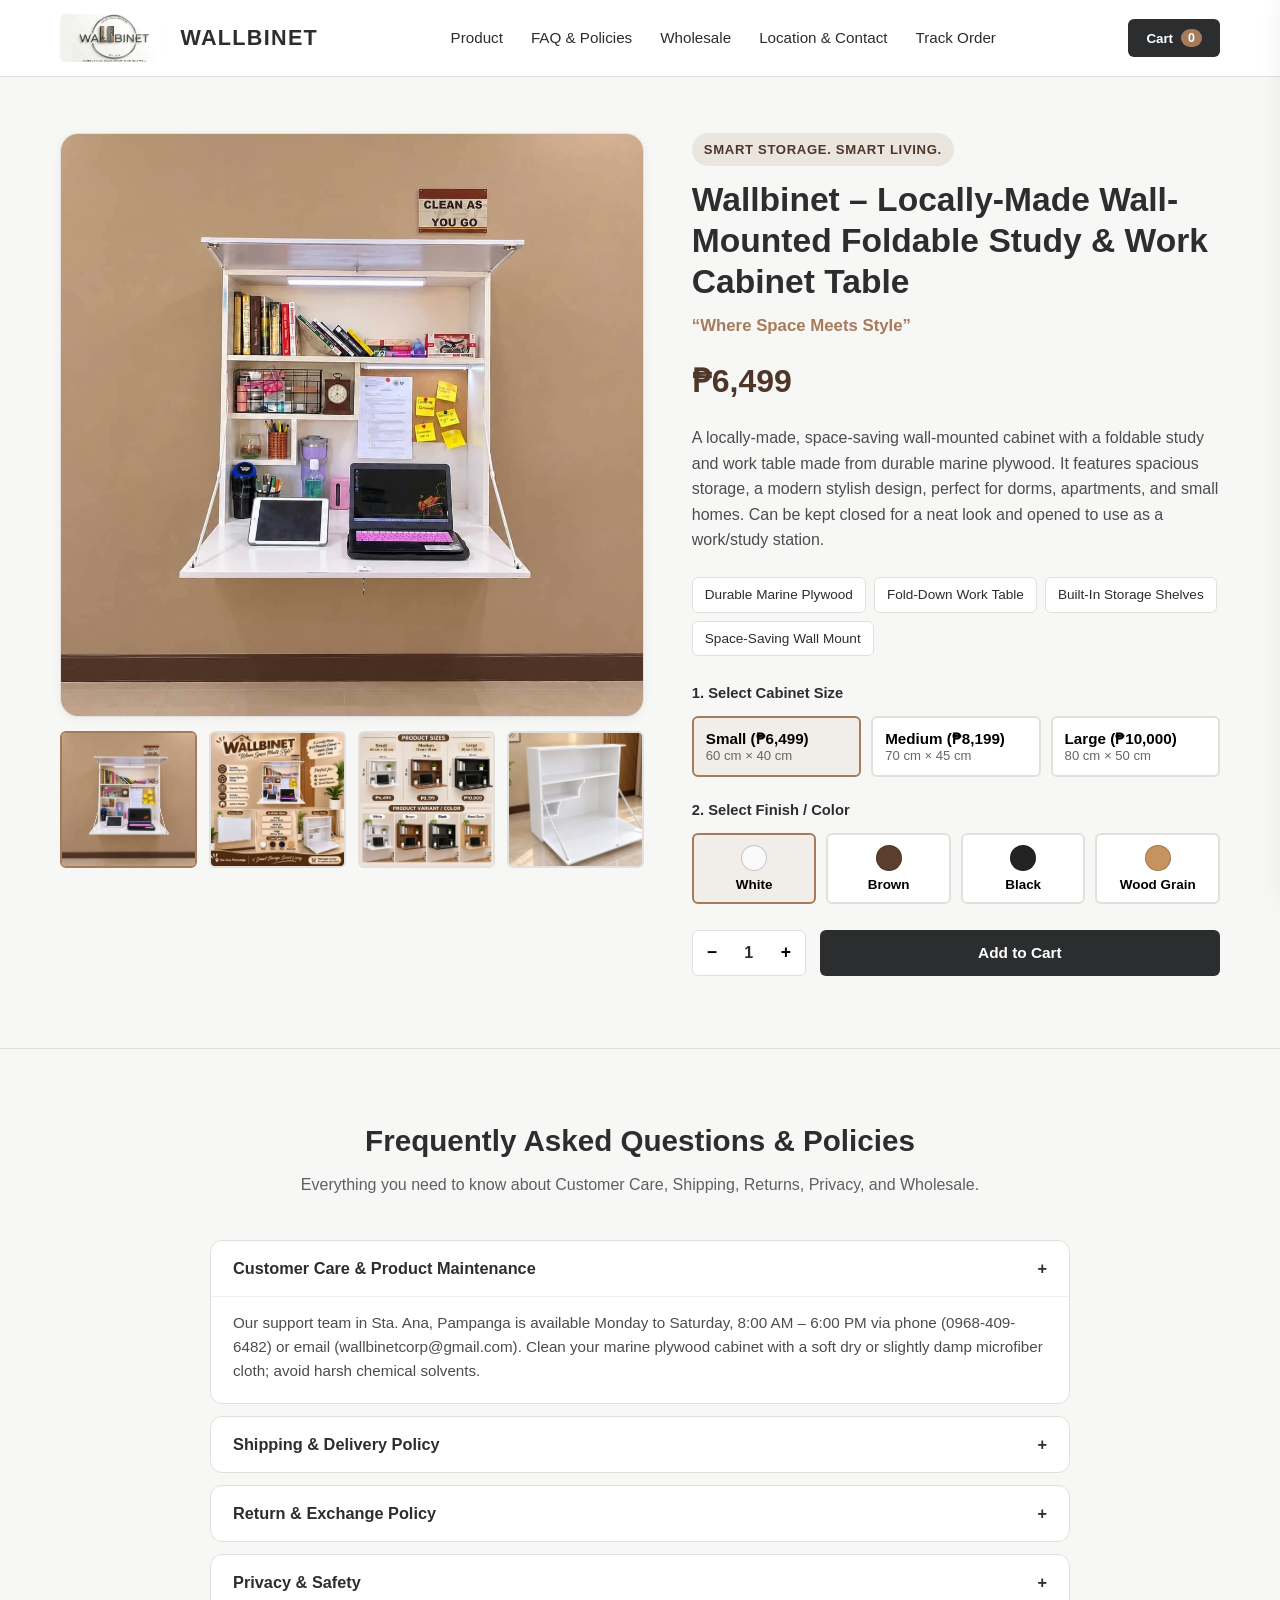
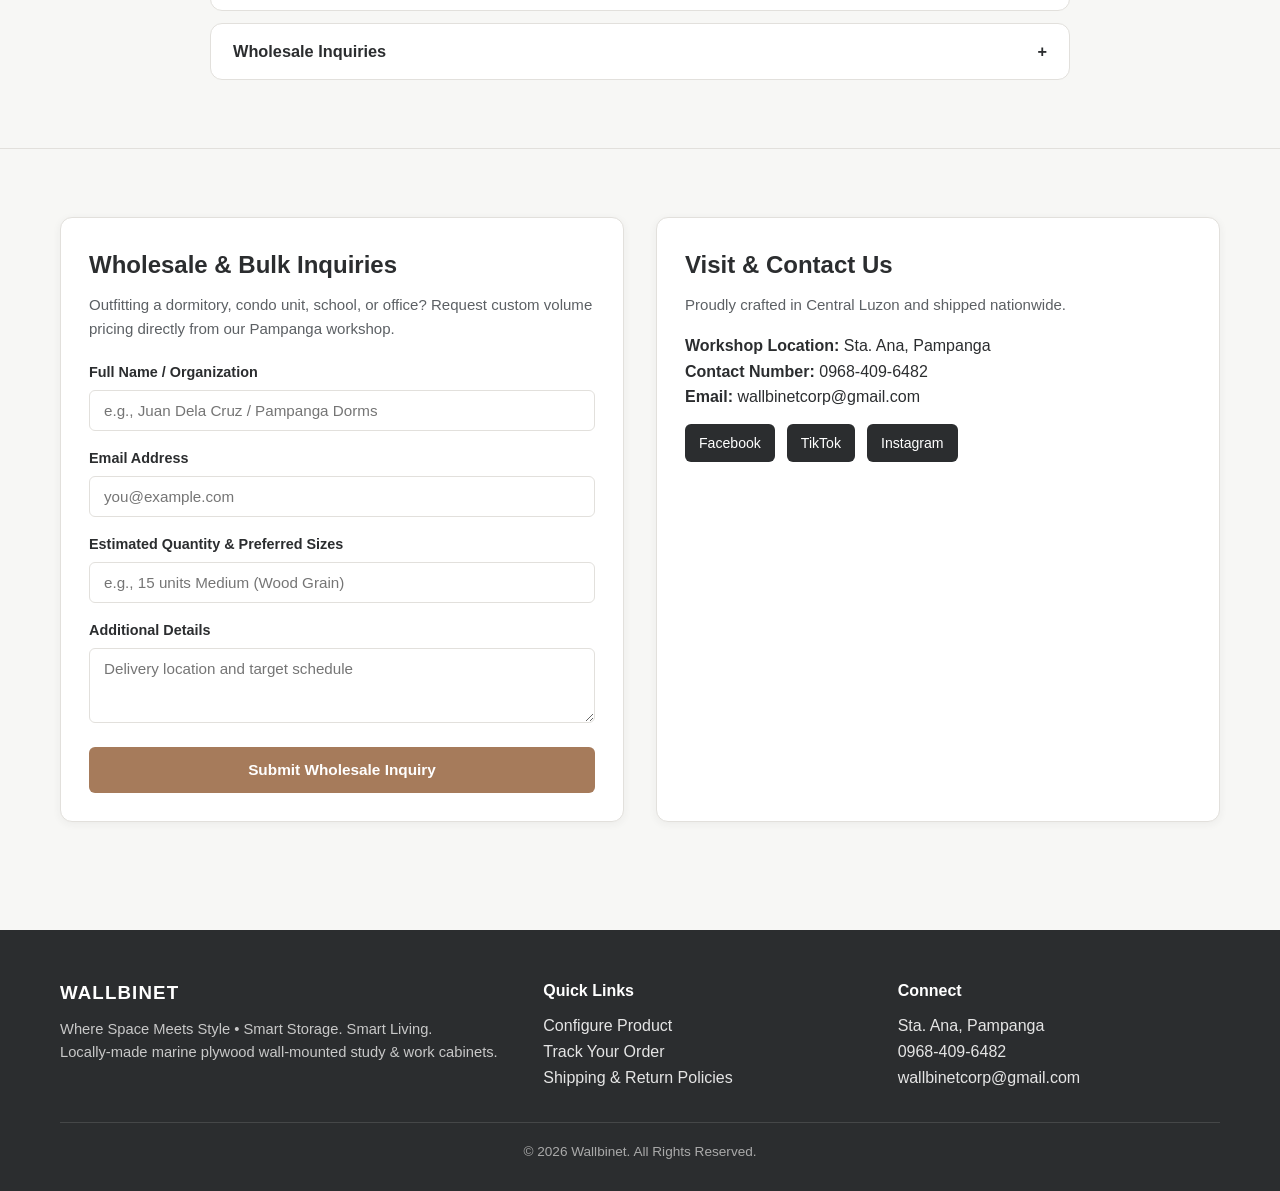
<file: index.html>
<!DOCTYPE html>
<html lang="en">
<head>
  <meta charset="UTF-8" />
  <meta name="viewport" content="width=device-width, initial-scale=1.0" />
  <title>Wallbinet | Where Space Meets Style</title>
  <link rel="icon" type="image/jpeg" href="assets/images/logo.jpg" />
  <link rel="stylesheet" href="css/styles.css" />
</head>
<body>
  <!-- Navigation -->
  <header class="navbar">
    <div class="container nav-inner">
      <a href="index.html" class="brand">
        <img src="assets/images/logo.jpg" alt="Wallbinet Logo" />
        <span>WALLBINET</span>
      </a>
      <nav class="nav-links">
        <a href="#product">Product</a>
        <a href="#faq">FAQ &amp; Policies</a>
        <a href="#wholesale">Wholesale</a>
        <a href="#location">Location &amp; Contact</a>
        <a href="tracking.html">Track Order</a>
      </nav>
      <button class="cart-btn" id="openCartBtn">
        <span>Cart</span>
        <span class="cart-badge" id="cartCountBadge">0</span>
      </button>
    </div>
  </header>

  <!-- Single-Product Hero & Configurator -->
  <main id="product" class="hero-product">
    <div class="container product-grid">
      <!-- Gallery -->
      <div>
        <div class="gallery-main">
          <img id="mainProductImg" src="assets/images/product-open.jpg" alt="Wallbinet Study & Work Cabinet Table" />
        </div>
        <div class="gallery-thumbs" id="galleryThumbs"></div>
      </div>

      <!-- Product Details & Options -->
      <div>
        <span class="tagline-pill">Smart Storage. Smart Living.</span>
        <h1 class="product-title">Wallbinet – Locally-Made Wall-Mounted Foldable Study &amp; Work Cabinet Table</h1>
        <p class="product-subtagline">“Where Space Meets Style”</p>
        <div class="product-price" id="displayPrice">₱6,499</div>
        <p class="product-desc">
          A locally-made, space-saving wall-mounted cabinet with a foldable study and work table made from durable marine plywood. It features spacious storage, a modern stylish design, perfect for dorms, apartments, and small homes. Can be kept closed for a neat look and opened to use as a work/study station.
        </p>

        <div class="feature-badges">
          <span>Durable Marine Plywood</span>
          <span>Fold-Down Work Table</span>
          <span>Built-In Storage Shelves</span>
          <span>Space-Saving Wall Mount</span>
        </div>

        <!-- Size Selector -->
        <div class="config-group">
          <label class="config-label">1. Select Cabinet Size</label>
          <div class="option-grid" id="sizeOptions"></div>
        </div>

        <!-- Color Selector -->
        <div class="config-group">
          <label class="config-label">2. Select Finish / Color</label>
          <div class="color-grid" id="colorOptions"></div>
        </div>

        <!-- Quantity & Add to Cart -->
        <div class="qty-row">
          <div class="qty-box">
            <button type="button" id="decQtyBtn">−</button>
            <span id="productQty">1</span>
            <button type="button" id="incQtyBtn">+</button>
          </div>
          <button type="button" class="btn btn-primary" id="addToCartBtn" style="flex:1;">
            Add to Cart
          </button>
        </div>
      </div>
    </div>
  </main>

  <!-- FAQ & Store Policies -->
  <section id="faq" class="section">
    <div class="container">
      <div class="section-header">
        <h2>Frequently Asked Questions &amp; Policies</h2>
        <p>Everything you need to know about Customer Care, Shipping, Returns, Privacy, and Wholesale.</p>
      </div>
      <div class="faq-list" id="faqContainer"></div>
    </div>
  </section>

  <!-- Wholesale & Location / Map -->
  <section id="wholesale" class="section">
    <div class="container info-grid">
      <!-- Wholesale Form -->
      <div class="card">
        <h2 style="margin-bottom:8px;">Wholesale &amp; Bulk Inquiries</h2>
        <p style="color:#5C6064; margin-bottom:20px; font-size:0.94rem;">
          Outfitting a dormitory, condo unit, school, or office? Request custom volume pricing directly from our Pampanga workshop.
        </p>
        <form id="wholesaleForm">
          <div class="form-group">
            <label>Full Name / Organization</label>
            <input type="text" class="form-control" required placeholder="e.g., Juan Dela Cruz / Pampanga Dorms" />
          </div>
          <div class="form-group">
            <label>Email Address</label>
            <input type="email" class="form-control" required placeholder="you@example.com" />
          </div>
          <div class="form-group">
            <label>Estimated Quantity &amp; Preferred Sizes</label>
            <input type="text" class="form-control" required placeholder="e.g., 15 units Medium (Wood Grain)" />
          </div>
          <div class="form-group">
            <label>Additional Details</label>
            <textarea class="form-control" rows="3" placeholder="Delivery location and target schedule"></textarea>
          </div>
          <button type="submit" class="btn btn-oak" style="width:100%;">Submit Wholesale Inquiry</button>
          <p id="wholesaleMsg" style="margin-top:12px; color:var(--color-success); font-weight:600; display:none;">
            Thank you! Your wholesale inquiry has been recorded. Our team will contact you shortly.
          </p>
        </form>
      </div>

      <!-- Location, Contact & Google Map -->
      <div class="card" id="location">
        <h2 style="margin-bottom:8px;">Visit &amp; Contact Us</h2>
        <p style="color:#5C6064; margin-bottom:16px; font-size:0.94rem;">
          Proudly crafted in Central Luzon and shipped nationwide.
        </p>
        <p><strong>Workshop Location:</strong> Sta. Ana, Pampanga</p>
        <p><strong>Contact Number:</strong> <a href="tel:09684096482">0968-409-6482</a></p>
        <p><strong>Email:</strong> <a href="mailto:wallbinetcorp@gmail.com">wallbinetcorp@gmail.com</a></p>

        <div class="social-links" style="margin-top:14px;">
          <a href="https://www.facebook.com/share/1CJ2Shus1K/" target="_blank" rel="noopener" style="background:var(--color-charcoal); color:#fff;">Facebook</a>
          <a href="https://vt.tiktok.com/ZSpahbEbB/" target="_blank" rel="noopener" style="background:var(--color-charcoal); color:#fff;">TikTok</a>
          <a href="https://www.instagram.com/wallbinet?cplk=MXUzZmxjb3pmbnV0cA==" target="_blank" rel="noopener" style="background:var(--color-charcoal); color:#fff;">Instagram</a>
        </div>

        <iframe
          class="map-frame"
          title="Wallbinet Sta. Ana, Pampanga Map"
          loading="lazy"
          referrerpolicy="no-referrer-when-downgrade"
          src="https://www.google.com/maps?q=Sta.+Ana,+Pampanga,+Philippines&output=embed">
        </iframe>
      </div>
    </div>
  </section>

  <!-- Footer -->
  <footer class="footer">
    <div class="container">
      <div class="footer-grid">
        <div>
          <h3 style="color:#fff; letter-spacing:0.06em; margin-bottom:10px;">WALLBINET</h3>
          <p style="font-size:0.92rem; color:#C8C8C8;">
            Where Space Meets Style • Smart Storage. Smart Living.<br />
            Locally-made marine plywood wall-mounted study &amp; work cabinets.
          </p>
        </div>
        <div>
          <h4 style="color:#fff; margin-bottom:10px;">Quick Links</h4>
          <p><a href="#product">Configure Product</a></p>
          <p><a href="tracking.html">Track Your Order</a></p>
          <p><a href="#faq">Shipping &amp; Return Policies</a></p>
        </div>
        <div>
          <h4 style="color:#fff; margin-bottom:10px;">Connect</h4>
          <p>Sta. Ana, Pampanga</p>
          <p>0968-409-6482</p>
          <p>wallbinetcorp@gmail.com</p>
        </div>
      </div>
      <div style="border-top:1px solid rgba(255,255,255,0.12); padding-top:18px; font-size:0.85rem; text-align:center; color:#AAA;">
        © 2026 Wallbinet. All Rights Reserved.
      </div>
    </div>
  </footer>

  <!-- Slide-Over Cart Drawer (With Full Edit & Delete) -->
  <div class="drawer-backdrop" id="drawerBackdrop"></div>
  <aside class="cart-drawer" id="cartDrawer">
    <div class="drawer-header">
      <h3>Your Cart</h3>
      <button type="button" id="closeCartBtn" style="background:none; border:none; font-size:1.5rem; cursor:pointer;">&times;</button>
    </div>
    <div class="drawer-body" id="cartItemsContainer"></div>
    <div class="drawer-footer">
      <div style="display:flex; justify-content:space-between; font-weight:800; font-size:1.15rem; margin-bottom:14px;">
        <span>Subtotal</span>
        <span id="cartSubtotal">₱0</span>
      </div>
      <a href="checkout.html" class="btn btn-primary" id="proceedCheckoutBtn" style="width:100%;">
        Proceed to Checkout
      </a>
    </div>
  </aside>

  <script src="js/data.js"></script>
  <script src="js/app.js"></script>
</body>
</html>
</file>
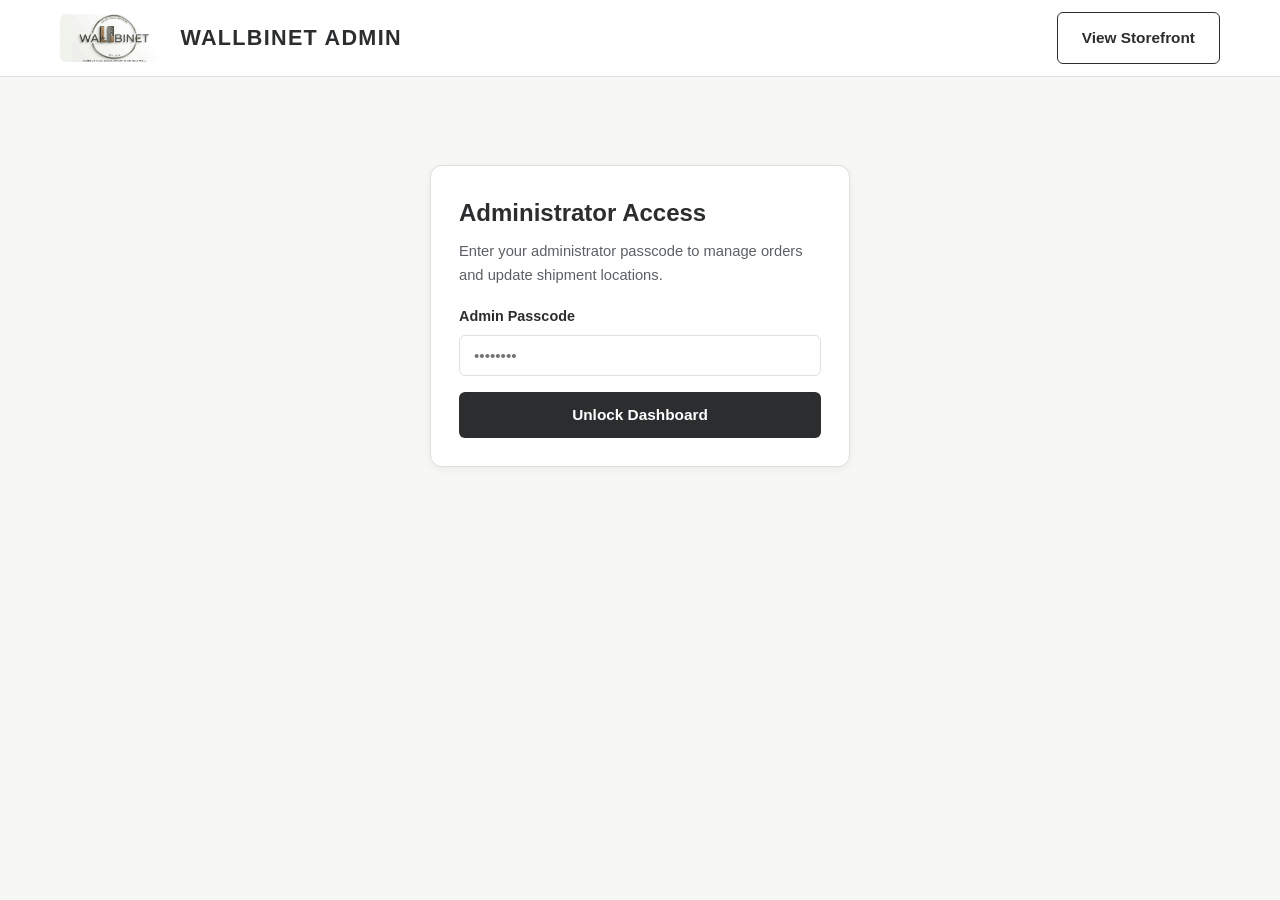
<file: admin.html>
<!DOCTYPE html>
<html lang="en">
<head>
  <meta charset="UTF-8" />
  <meta name="viewport" content="width=device-width, initial-scale=1.0" />
  <title>Admin Portal | Wallbinet</title>
  <link rel="icon" type="image/jpeg" href="assets/images/logo.jpg" />
  <link rel="stylesheet" href="css/styles.css" />
</head>
<body>
  <header class="navbar">
    <div class="container nav-inner">
      <a href="index.html" class="brand">
        <img src="assets/images/logo.jpg" alt="Wallbinet Logo" />
        <span>WALLBINET ADMIN</span>
      </a>
      <a href="index.html" class="btn btn-outline">View Storefront</a>
    </div>
  </header>

  <main class="container" style="padding:48px 20px;">
    <!-- Private Passcode Gate (No Demo Account) -->
    <div id="adminLoginCard" class="card" style="max-width:420px; margin:40px auto;">
      <h2 style="margin-bottom:8px;">Administrator Access</h2>
      <p style="color:#5C6064; font-size:0.92rem; margin-bottom:18px;">
        Enter your administrator passcode to manage orders and update shipment locations.
      </p>
      <form id="adminAuthForm">
        <div class="form-group">
          <label>Admin Passcode</label>
          <input type="password" id="adminPassInput" class="form-control" required placeholder="••••••••" />
        </div>
        <button type="submit" class="btn btn-primary" style="width:100%;">Unlock Dashboard</button>
        <p id="adminAuthError" style="color:var(--color-danger); font-size:0.88rem; margin-top:10px; display:none;">
          Incorrect passcode.
        </p>
      </form>
    </div>

    <!-- Admin Dashboard -->
    <div id="adminDashboard" style="display:none;">
      <div style="display:flex; justify-content:space-between; align-items:center; margin-bottom:24px;">
        <h2>Customer Orders &amp; Tracking Updates</h2>
        <button type="button" id="adminLogoutBtn" class="btn btn-outline">Lock Session</button>
      </div>
      <div id="adminOrdersList"></div>
    </div>
  </main>

  <script src="js/data.js"></script>
  <script src="js/admin.js"></script>
</body>
</html>
</file>
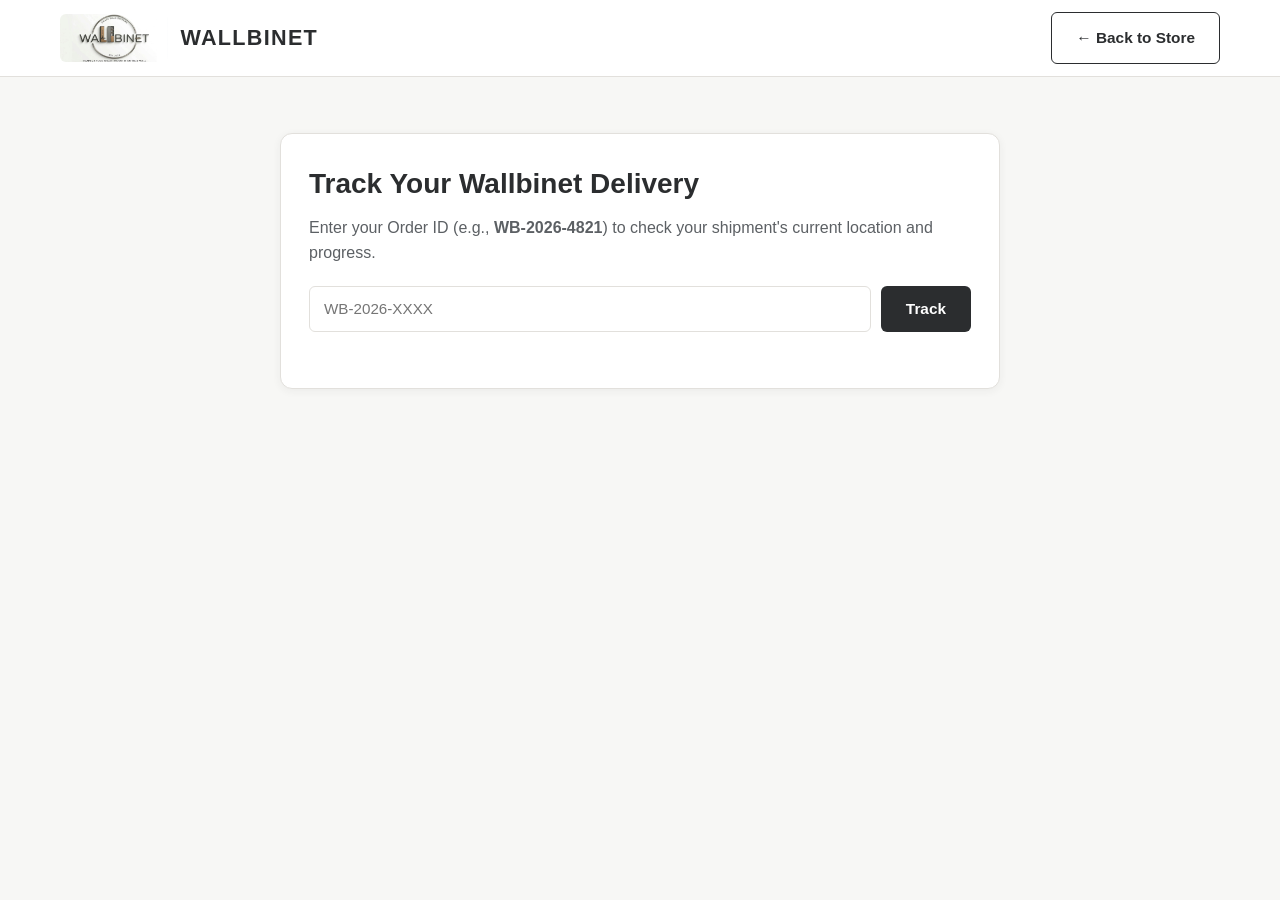
<file: tracking.html>
<!DOCTYPE html>
<html lang="en">
<head>
  <meta charset="UTF-8" />
  <meta name="viewport" content="width=device-width, initial-scale=1.0" />
  <title>Order Tracking | Wallbinet</title>
  <link rel="icon" type="image/jpeg" href="assets/images/logo.jpg" />
  <link rel="stylesheet" href="css/styles.css" />
</head>
<body>
  <header class="navbar">
    <div class="container nav-inner">
      <a href="index.html" class="brand">
        <img src="assets/images/logo.jpg" alt="Wallbinet Logo" />
        <span>WALLBINET</span>
      </a>
      <a href="index.html" class="btn btn-outline">← Back to Store</a>
    </div>
  </header>

  <main class="container" style="padding:56px 20px; max-width:760px;">
    <div class="card">
      <h1 style="font-size:1.75rem; margin-bottom:8px;">Track Your Wallbinet Delivery</h1>
      <p style="color:#5C6064; margin-bottom:20px;">
        Enter your Order ID (e.g., <strong>WB-2026-4821</strong>) to check your shipment's current location and progress.
      </p>

      <form id="trackSearchForm" style="display:flex; gap:10px; margin-bottom:28px;">
        <input type="text" id="orderIdInput" class="form-control" required placeholder="WB-2026-XXXX" />
        <button type="submit" class="btn btn-primary">Track</button>
      </form>

      <div id="trackingResult"></div>
    </div>
  </main>

  <script src="js/data.js"></script>
  <script>
    document.addEventListener("DOMContentLoaded", () => {
      const params = new URLSearchParams(window.location.search);
      const queryOrder = params.get("order");
      const input = document.getElementById("orderIdInput");
      const resultBox = document.getElementById("trackingResult");

      function renderOrderTracking(id) {
        const cleanId = id.trim().toUpperCase();
        input.value = cleanId;
        const orders = getOrders();
        const found = orders.find(o => o.orderId === cleanId);

        if (!found) {
          resultBox.innerHTML = `<p style="color:var(--color-danger); font-weight:600;">No order found for ID "${cleanId}". Please double-check your receipt.</p>`;
          return;
        }

        const timelineHtml = found.history
          .map(step => `
            <div class="timeline-step">
              <strong>${step.status}</strong>
              <div style="color:var(--color-walnut); font-size:0.92rem; font-weight:600;">Location: ${step.location}</div>
              <div style="color:#666; font-size:0.82rem;">${step.timestamp}</div>
            </div>
          `)
          .join("");

        resultBox.innerHTML = `
          <div style="background:var(--color-bg); padding:18px; border-radius:var(--radius-sm); border:1px solid var(--color-border); margin-bottom:24px;">
            <div style="display:flex; justify-content:space-between; flex-wrap:wrap; gap:10px;">
              <div>
                <span style="font-size:0.82rem; color:#666;">ORDER ID</span>
                <h3 style="color:var(--color-charcoal);">${found.orderId}</h3>
              </div>
              <div>
                <span style="font-size:0.82rem; color:#666;">CURRENT STATUS</span>
                <h3 style="color:var(--color-oak);">${found.currentStatus}</h3>
              </div>
            </div>
            <p style="margin-top:10px; font-size:0.92rem;"><strong>Current Location:</strong> ${found.currentLocation}</p>
            <p style="font-size:0.92rem;"><strong>Destination:</strong> ${found.customerAddress}</p>
            <p style="font-size:0.92rem;"><strong>Payment:</strong> ${found.paymentMethod} (${formatPeso(found.totalAmount)})</p>
          </div>

          <h3 style="margin-bottom:16px;">Shipment Location History</h3>
          <div class="timeline">${timelineHtml}</div>
        `;
      }

      if (queryOrder) {
        renderOrderTracking(queryOrder);
      }

      document.getElementById("trackSearchForm").addEventListener("submit", e => {
        e.preventDefault();
        const val = input.value.trim();
        window.history.replaceState({}, "", `tracking.html?order=${encodeURIComponent(val)}`);
        renderOrderTracking(val);
      });
    });
  </script>
</body>
</html>
</file>
<file: css/styles.css>
:root {
  --color-charcoal: #2B2D2F;
  --color-oak: #A67B5B;
  --color-walnut: #4E3629;
  --color-steel: #8E9296;
  --color-bg: #F7F7F5;
  --color-surface: #FFFFFF;
  --color-border: #E2E0DC;
  --color-success: #2E6F40;
  --color-danger: #B9382C;
  --radius-sm: 6px;
  --radius-md: 12px;
  --radius-lg: 18px;
  --shadow-sm: 0 2px 8px rgba(43, 45, 47, 0.06);
  --shadow-md: 0 10px 28px rgba(43, 45, 47, 0.10);
  --transition: all 0.22s ease;
}

* {
  box-sizing: border-box;
  margin: 0;
  padding: 0;
}

html {
  scroll-behavior: smooth;
  font-family: 'Inter', -apple-system, BlinkMacSystemFont, 'Segoe UI', Roboto, sans-serif;
  background-color: var(--color-bg);
  color: var(--color-charcoal);
  line-height: 1.6;
}

img {
  max-width: 100%;
  display: block;
}

a {
  color: inherit;
  text-decoration: none;
}

.container {
  width: 100%;
  max-width: 1200px;
  margin: 0 auto;
  padding: 0 20px;
}

/* Navbar */
.navbar {
  background: var(--color-surface);
  border-bottom: 1px solid var(--color-border);
  position: sticky;
  top: 0;
  z-index: 900;
}

.nav-inner {
  display: flex;
  align-items: center;
  justify-content: space-between;
  height: 76px;
}

.brand {
  display: flex;
  align-items: center;
  gap: 12px;
  font-weight: 800;
  font-size: 1.35rem;
  letter-spacing: 0.06em;
  color: var(--color-charcoal);
}

.brand img {
  height: 48px;
  width: auto;
  border-radius: 6px;
  object-fit: contain;
}

.nav-links {
  display: flex;
  align-items: center;
  gap: 28px;
  font-size: 0.95rem;
  font-weight: 500;
}

.nav-links a:hover {
  color: var(--color-oak);
}

.cart-btn {
  background: var(--color-charcoal);
  color: #fff;
  border: none;
  padding: 10px 18px;
  border-radius: var(--radius-sm);
  font-weight: 600;
  cursor: pointer;
  display: flex;
  align-items: center;
  gap: 8px;
  transition: var(--transition);
}

.cart-btn:hover {
  background: var(--color-walnut);
}

.cart-badge {
  background: var(--color-oak);
  color: #fff;
  font-size: 0.78rem;
  padding: 2px 7px;
  border-radius: 999px;
}

/* Buttons */
.btn {
  display: inline-flex;
  align-items: center;
  justify-content: center;
  gap: 8px;
  padding: 13px 24px;
  border-radius: var(--radius-sm);
  font-weight: 600;
  font-size: 0.96rem;
  cursor: pointer;
  border: 1px solid transparent;
  transition: var(--transition);
}

.btn-primary {
  background: var(--color-charcoal);
  color: #fff;
}

.btn-primary:hover:not(:disabled) {
  background: var(--color-walnut);
}

.btn-primary:disabled {
  opacity: 0.45;
  cursor: not-allowed;
}

.btn-oak {
  background: var(--color-oak);
  color: #fff;
}

.btn-oak:hover {
  background: var(--color-walnut);
}

.btn-outline {
  background: transparent;
  border-color: var(--color-charcoal);
  color: var(--color-charcoal);
}

.btn-outline:hover {
  background: var(--color-charcoal);
  color: #fff;
}

/* Hero & Product Section */
.hero-product {
  padding: 56px 0 72px;
}

.product-grid {
  display: grid;
  grid-template-columns: 1.05fr 0.95fr;
  gap: 48px;
  align-items: start;
}

.gallery-main {
  background: var(--color-surface);
  border: 1px solid var(--color-border);
  border-radius: var(--radius-lg);
  overflow: hidden;
  box-shadow: var(--shadow-sm);
  aspect-ratio: 1 / 1;
}

.gallery-main img {
  width: 100%;
  height: 100%;
  object-fit: cover;
}

.gallery-thumbs {
  display: grid;
  grid-template-columns: repeat(4, 1fr);
  gap: 12px;
  margin-top: 14px;
}

.thumb-btn {
  border: 2px solid var(--color-border);
  border-radius: var(--radius-sm);
  overflow: hidden;
  cursor: pointer;
  background: var(--color-surface);
  aspect-ratio: 1 / 1;
  padding: 0;
  transition: var(--transition);
}

.thumb-btn.active,
.thumb-btn:hover {
  border-color: var(--color-oak);
}

.thumb-btn img {
  width: 100%;
  height: 100%;
  object-fit: cover;
}

.tagline-pill {
  display: inline-block;
  background: rgba(166, 123, 91, 0.14);
  color: var(--color-walnut);
  font-weight: 700;
  font-size: 0.82rem;
  letter-spacing: 0.05em;
  text-transform: uppercase;
  padding: 6px 12px;
  border-radius: 999px;
  margin-bottom: 14px;
}

.product-title {
  font-size: 2.1rem;
  line-height: 1.22;
  margin-bottom: 10px;
  color: var(--color-charcoal);
}

.product-subtagline {
  font-size: 1.05rem;
  color: var(--color-oak);
  font-weight: 600;
  margin-bottom: 16px;
}

.product-price {
  font-size: 2rem;
  font-weight: 800;
  color: var(--color-walnut);
  margin-bottom: 18px;
}

.product-desc {
  color: #4A4D50;
  margin-bottom: 24px;
}

.feature-badges {
  display: flex;
  flex-wrap: wrap;
  gap: 8px;
  margin-bottom: 26px;
}

.feature-badges span {
  background: var(--color-surface);
  border: 1px solid var(--color-border);
  padding: 6px 12px;
  border-radius: var(--radius-sm);
  font-size: 0.85rem;
  font-weight: 500;
}

.config-group {
  margin-bottom: 22px;
}

.config-label {
  display: block;
  font-weight: 700;
  font-size: 0.92rem;
  margin-bottom: 10px;
}

.option-grid {
  display: grid;
  grid-template-columns: repeat(3, 1fr);
  gap: 10px;
}

.option-card {
  border: 2px solid var(--color-border);
  background: var(--color-surface);
  border-radius: var(--radius-sm);
  padding: 12px;
  text-align: left;
  cursor: pointer;
  transition: var(--transition);
}

.option-card.active {
  border-color: var(--color-oak);
  background: rgba(166, 123, 91, 0.08);
}

.option-card strong {
  display: block;
  font-size: 0.95rem;
}

.option-card span {
  font-size: 0.82rem;
  color: #666;
}

.color-grid {
  display: grid;
  grid-template-columns: repeat(4, 1fr);
  gap: 10px;
}

.color-btn {
  border: 2px solid var(--color-border);
  background: var(--color-surface);
  border-radius: var(--radius-sm);
  padding: 10px 8px;
  display: flex;
  flex-direction: column;
  align-items: center;
  gap: 6px;
  cursor: pointer;
  font-size: 0.84rem;
  font-weight: 600;
  transition: var(--transition);
}

.color-btn.active {
  border-color: var(--color-oak);
  background: rgba(166, 123, 91, 0.08);
}

.swatch {
  width: 26px;
  height: 26px;
  border-radius: 50%;
  border: 1px solid rgba(0,0,0,0.2);
}

.qty-row {
  display: flex;
  align-items: center;
  gap: 14px;
  margin-top: 26px;
}

.qty-box {
  display: inline-flex;
  align-items: center;
  border: 1px solid var(--color-border);
  background: var(--color-surface);
  border-radius: var(--radius-sm);
}

.qty-box button {
  width: 38px;
  height: 44px;
  border: none;
  background: transparent;
  font-size: 1.1rem;
  font-weight: 700;
  cursor: pointer;
}

.qty-box span {
  min-width: 36px;
  text-align: center;
  font-weight: 700;
}

/* Sections */
.section {
  padding: 68px 0;
  border-top: 1px solid var(--color-border);
}

.section-header {
  text-align: center;
  max-width: 680px;
  margin: 0 auto 42px;
}

.section-header h2 {
  font-size: 1.85rem;
  margin-bottom: 8px;
}

.section-header p {
  color: #5C6064;
}

/* FAQ & Policy Accordion */
.faq-list {
  max-width: 860px;
  margin: 0 auto;
  display: flex;
  flex-direction: column;
  gap: 12px;
}

.faq-item {
  background: var(--color-surface);
  border: 1px solid var(--color-border);
  border-radius: var(--radius-md);
  overflow: hidden;
}

.faq-question {
  width: 100%;
  background: transparent;
  border: none;
  padding: 18px 22px;
  text-align: left;
  font-size: 1.02rem;
  font-weight: 700;
  color: var(--color-charcoal);
  display: flex;
  justify-content: space-between;
  align-items: center;
  cursor: pointer;
}

.faq-answer {
  display: none;
  padding: 0 22px 20px;
  color: #4A4D50;
  font-size: 0.95rem;
  border-top: 1px solid #F0EFEA;
  padding-top: 14px;
}

.faq-item.open .faq-answer {
  display: block;
}

/* Wholesale & Location Grid */
.info-grid {
  display: grid;
  grid-template-columns: 1fr 1fr;
  gap: 32px;
}

.card {
  background: var(--color-surface);
  border: 1px solid var(--color-border);
  border-radius: var(--radius-md);
  padding: 28px;
  box-shadow: var(--shadow-sm);
}

.form-group {
  margin-bottom: 16px;
}

.form-group label {
  display: block;
  font-weight: 600;
  font-size: 0.9rem;
  margin-bottom: 6px;
}

.form-control {
  width: 100%;
  padding: 11px 14px;
  border: 1px solid var(--color-border);
  border-radius: var(--radius-sm);
  font-size: 0.95rem;
  font-family: inherit;
  background: #fff;
}

.form-control:focus {
  outline: none;
  border-color: var(--color-oak);
}

.map-frame {
  width: 100%;
  height: 260px;
  border: 0;
  border-radius: var(--radius-sm);
  margin-top: 16px;
}

/* Cart Drawer */
.drawer-backdrop {
  position: fixed;
  inset: 0;
  background: rgba(0, 0, 0, 0.45);
  display: none;
  z-index: 1000;
}

.drawer-backdrop.open {
  display: block;
}

.cart-drawer {
  position: fixed;
  top: 0;
  right: -460px;
  width: 100%;
  max-width: 440px;
  height: 100vh;
  background: var(--color-surface);
  z-index: 1001;
  display: flex;
  flex-direction: column;
  box-shadow: -8px 0 30px rgba(0,0,0,0.15);
  transition: right 0.28s ease;
}

.cart-drawer.open {
  right: 0;
}

.drawer-header {
  padding: 20px 24px;
  border-bottom: 1px solid var(--color-border);
  display: flex;
  justify-content: space-between;
  align-items: center;
}

.drawer-body {
  flex: 1;
  overflow-y: auto;
  padding: 20px 24px;
}

.cart-item {
  border: 1px solid var(--color-border);
  border-radius: var(--radius-md);
  padding: 14px;
  margin-bottom: 14px;
  background: var(--color-bg);
}

.cart-item-top {
  display: flex;
  justify-content: space-between;
  align-items: flex-start;
  gap: 10px;
  margin-bottom: 10px;
}

.cart-edit-controls {
  display: grid;
  grid-template-columns: 1fr 1fr auto;
  gap: 8px;
  align-items: center;
  margin-top: 10px;
}

.cart-edit-controls select {
  padding: 6px 8px;
  border-radius: var(--radius-sm);
  border: 1px solid var(--color-border);
  font-size: 0.84rem;
}

.drawer-footer {
  padding: 20px 24px;
  border-top: 1px solid var(--color-border);
  background: var(--color-surface);
}

/* Modals */
.modal-backdrop {
  position: fixed;
  inset: 0;
  background: rgba(0, 0, 0, 0.55);
  display: none;
  align-items: center;
  justify-content: center;
  padding: 20px;
  z-index: 1100;
}

.modal-backdrop.open {
  display: flex;
}

.modal-box {
  background: var(--color-surface);
  max-width: 600px;
  width: 100%;
  max-height: 85vh;
  overflow-y: auto;
  border-radius: var(--radius-md);
  padding: 28px;
  box-shadow: var(--shadow-md);
}

/* Checkout & Tracking Specific */
.checkout-grid {
  display: grid;
  grid-template-columns: 1.2fr 0.8fr;
  gap: 32px;
  padding: 48px 0;
}

.payment-grid {
  display: grid;
  grid-template-columns: repeat(3, 1fr);
  gap: 10px;
  margin-bottom: 20px;
}

.payment-option {
  border: 2px solid var(--color-border);
  border-radius: var(--radius-sm);
  padding: 12px;
  text-align: center;
  cursor: pointer;
  font-weight: 600;
  font-size: 0.9rem;
  background: #fff;
}

.payment-option.active {
  border-color: var(--color-oak);
  background: rgba(166, 123, 91, 0.1);
}

.checkbox-list {
  display: flex;
  flex-direction: column;
  gap: 12px;
  margin: 20px 0;
  padding: 16px;
  background: var(--color-bg);
  border-radius: var(--radius-sm);
  border: 1px solid var(--color-border);
}

.checkbox-row {
  display: flex;
  align-items: flex-start;
  gap: 10px;
  font-size: 0.9rem;
}

.checkbox-row input[type="checkbox"] {
  margin-top: 4px;
  width: 17px;
  height: 17px;
  accent-color: var(--color-walnut);
}

.policy-link {
  color: var(--color-oak);
  text-decoration: underline;
  font-weight: 600;
  cursor: pointer;
}

.otp-box {
  background: #FBF9F6;
  border: 1px solid var(--color-oak);
  border-radius: var(--radius-md);
  padding: 18px;
  margin-bottom: 20px;
}

.timeline {
  border-left: 3px solid var(--color-oak);
  margin-left: 12px;
  padding-left: 24px;
  display: flex;
  flex-direction: column;
  gap: 22px;
}

.timeline-step {
  position: relative;
}

.timeline-step::before {
  content: "";
  position: absolute;
  left: -32px;
  top: 4px;
  width: 14px;
  height: 14px;
  border-radius: 50%;
  background: var(--color-oak);
  border: 3px solid #fff;
  box-shadow: 0 0 0 2px var(--color-oak);
}

/* Footer */
.footer {
  background: var(--color-charcoal);
  color: #E5E5E5;
  padding: 48px 0 28px;
  margin-top: 40px;
}

.footer-grid {
  display: grid;
  grid-template-columns: 1.4fr 1fr 1fr;
  gap: 32px;
  margin-bottom: 32px;
}

.social-links {
  display: flex;
  gap: 12px;
  margin-top: 14px;
}

.social-links a {
  background: rgba(255,255,255,0.1);
  padding: 8px 14px;
  border-radius: var(--radius-sm);
  font-size: 0.88rem;
}

.social-links a:hover {
  background: var(--color-oak);
}

@media (max-width: 900px) {
  .product-grid,
  .info-grid,
  .checkout-grid,
  .footer-grid {
    grid-template-columns: 1fr;
  }
  .option-grid,
  .payment-grid {
    grid-template-columns: 1fr;
  }
  .color-grid {
    grid-template-columns: repeat(2, 1fr);
  }
  .nav-links {
    display: none;
  }
}
</file>
